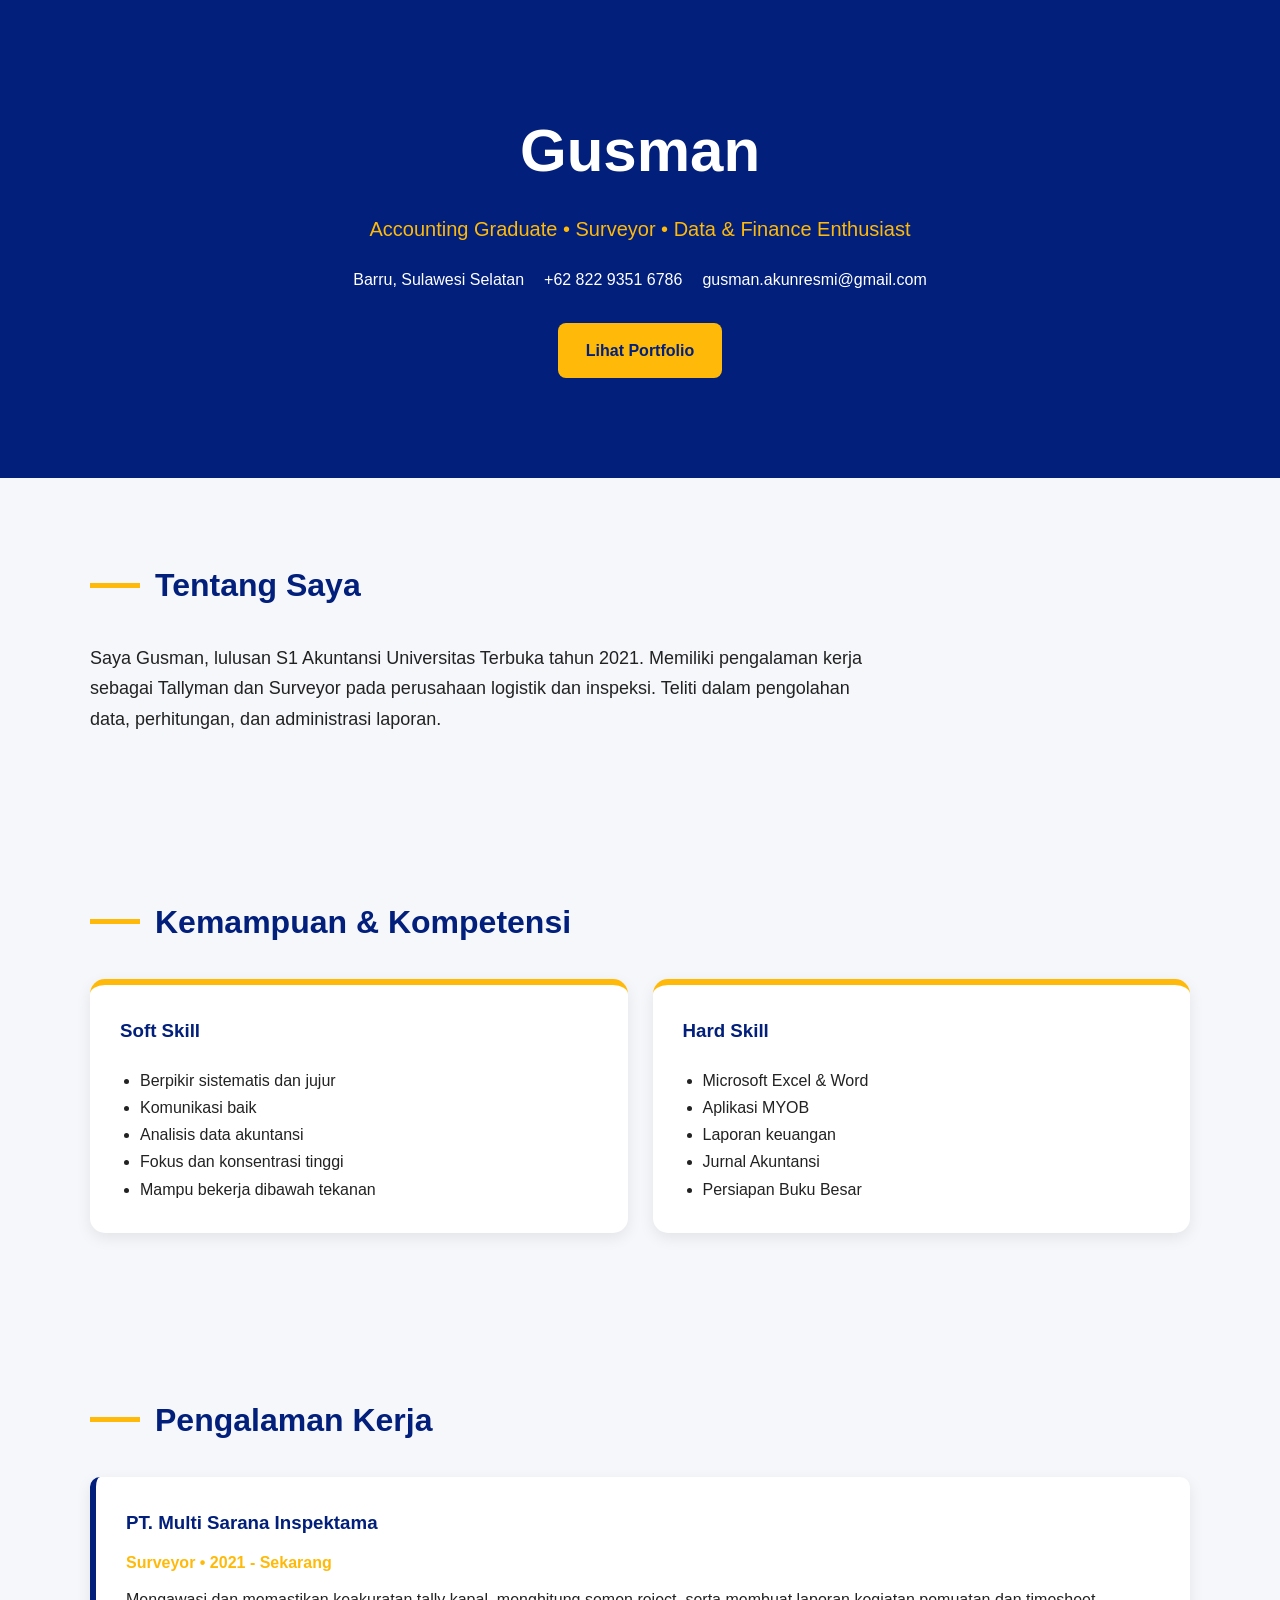
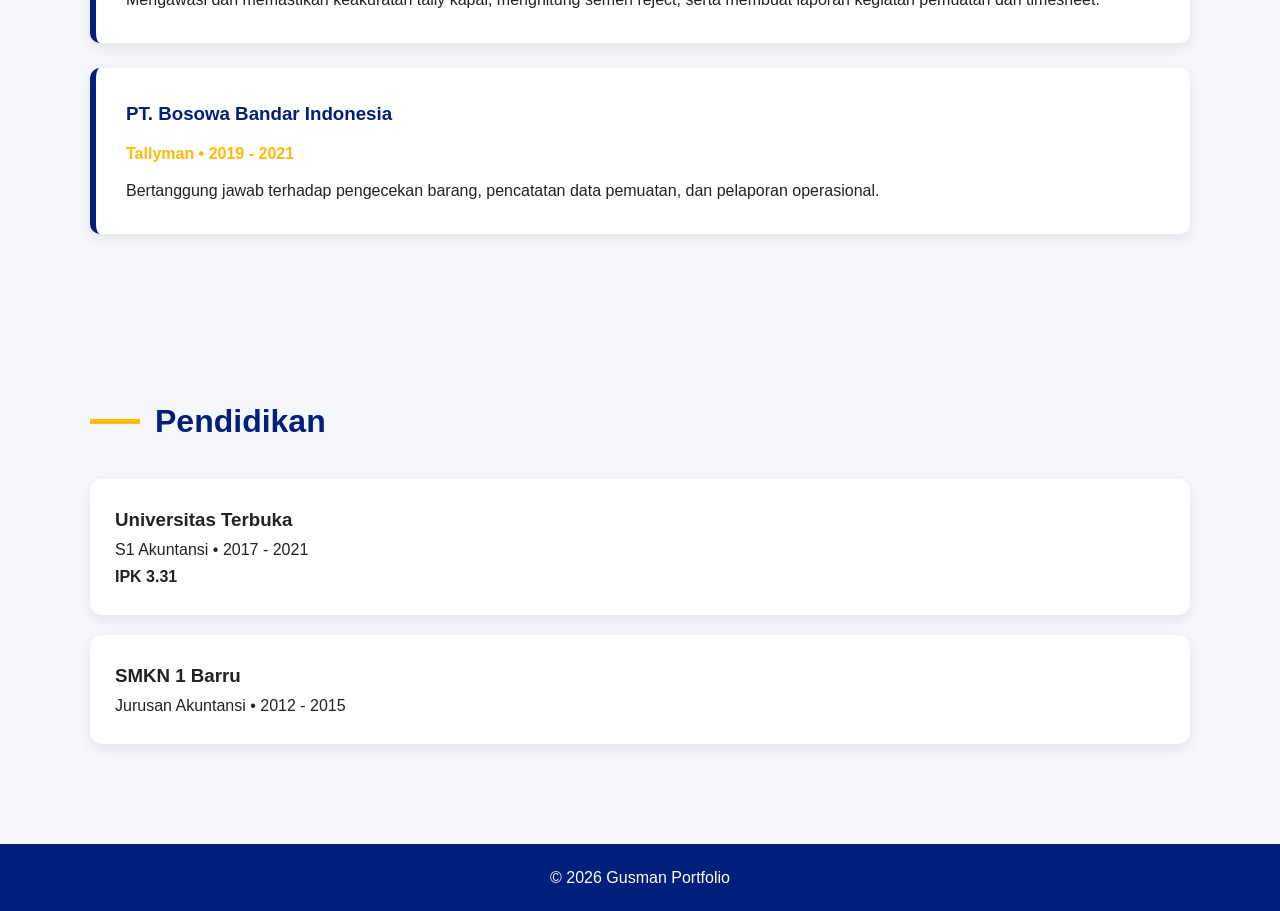
<file: index.html>
<!DOCTYPE html>
<html lang="id">
<head>
  <meta charset="UTF-8" />
  <meta name="viewport" content="width=device-width, initial-scale=1.0"/>
  <title>Gusman | Portfolio</title>

  <link rel="stylesheet" href="style.css">
</head>
<body>

  <!-- HERO -->
  <header class="hero">
    <div class="container">
      <h1>Gusman</h1>
      <p class="subtitle">
        Accounting Graduate • Surveyor • Data & Finance Enthusiast
      </p>

      <div class="contact">
        <span>Barru, Sulawesi Selatan</span>
        <span>+62 822 9351 6786</span>
        <span>gusman.akunresmi@gmail.com</span>
      </div>

      <a href="#tentang" class="btn">
        Lihat Portfolio
      </a>
    </div>
  </header>

  <!-- ABOUT -->
  <section id="tentang" class="section">
    <div class="container">
      <div class="section-title">
        <span></span>
        <h2>Tentang Saya</h2>
      </div>

      <p class="about-text">
        Saya Gusman, lulusan S1 Akuntansi Universitas Terbuka tahun 2021.
        Memiliki pengalaman kerja sebagai Tallyman dan Surveyor pada
        perusahaan logistik dan inspeksi. Teliti dalam pengolahan data,
        perhitungan, dan administrasi laporan.
      </p>
    </div>
  </section>

  <!-- SKILLS -->
  <section class="section skills-section">
    <div class="container">

      <div class="section-title">
        <span></span>
        <h2>Kemampuan & Kompetensi</h2>
      </div>

      <div class="skills-grid">

        <div class="card">
          <h3>Soft Skill</h3>

          <ul>
            <li>Berpikir sistematis dan jujur</li>
            <li>Komunikasi baik</li>
            <li>Analisis data akuntansi</li>
            <li>Fokus dan konsentrasi tinggi</li>
            <li>Mampu bekerja dibawah tekanan</li>
          </ul>
        </div>

        <div class="card">
          <h3>Hard Skill</h3>

          <ul>
            <li>Microsoft Excel & Word</li>
            <li>Aplikasi MYOB</li>
            <li>Laporan keuangan</li>
            <li>Jurnal Akuntansi</li>
            <li>Persiapan Buku Besar</li>
          </ul>
        </div>

      </div>
    </div>
  </section>

  <!-- EXPERIENCE -->
  <section class="section">
    <div class="container">

      <div class="section-title">
        <span></span>
        <h2>Pengalaman Kerja</h2>
      </div>

      <div class="timeline">

        <div class="timeline-item">
          <h3>PT. Multi Sarana Inspektama</h3>
          <span class="job">
            Surveyor • 2021 - Sekarang
          </span>

          <p>
            Mengawasi dan memastikan keakuratan tally kapal,
            menghitung semen reject, serta membuat laporan
            kegiatan pemuatan dan timesheet.
          </p>
        </div>

        <div class="timeline-item">
          <h3>PT. Bosowa Bandar Indonesia</h3>
          <span class="job">
            Tallyman • 2019 - 2021
          </span>

          <p>
            Bertanggung jawab terhadap pengecekan barang,
            pencatatan data pemuatan, dan pelaporan operasional.
          </p>
        </div>

      </div>
    </div>
  </section>

  <!-- EDUCATION -->
  <section class="section">
    <div class="container">

      <div class="section-title">
        <span></span>
        <h2>Pendidikan</h2>
      </div>

      <div class="edu-card">
        <h3>Universitas Terbuka</h3>
        <p>S1 Akuntansi • 2017 - 2021</p>
        <strong>IPK 3.31</strong>
      </div>

      <div class="edu-card">
        <h3>SMKN 1 Barru</h3>
        <p>Jurusan Akuntansi • 2012 - 2015</p>
      </div>

    </div>
  </section>

  <!-- FOOTER -->
  <footer>
    <p>© 2026 Gusman Portfolio</p>
  </footer>

  <script src="script.js"></script>
</body>
</html>
</file>
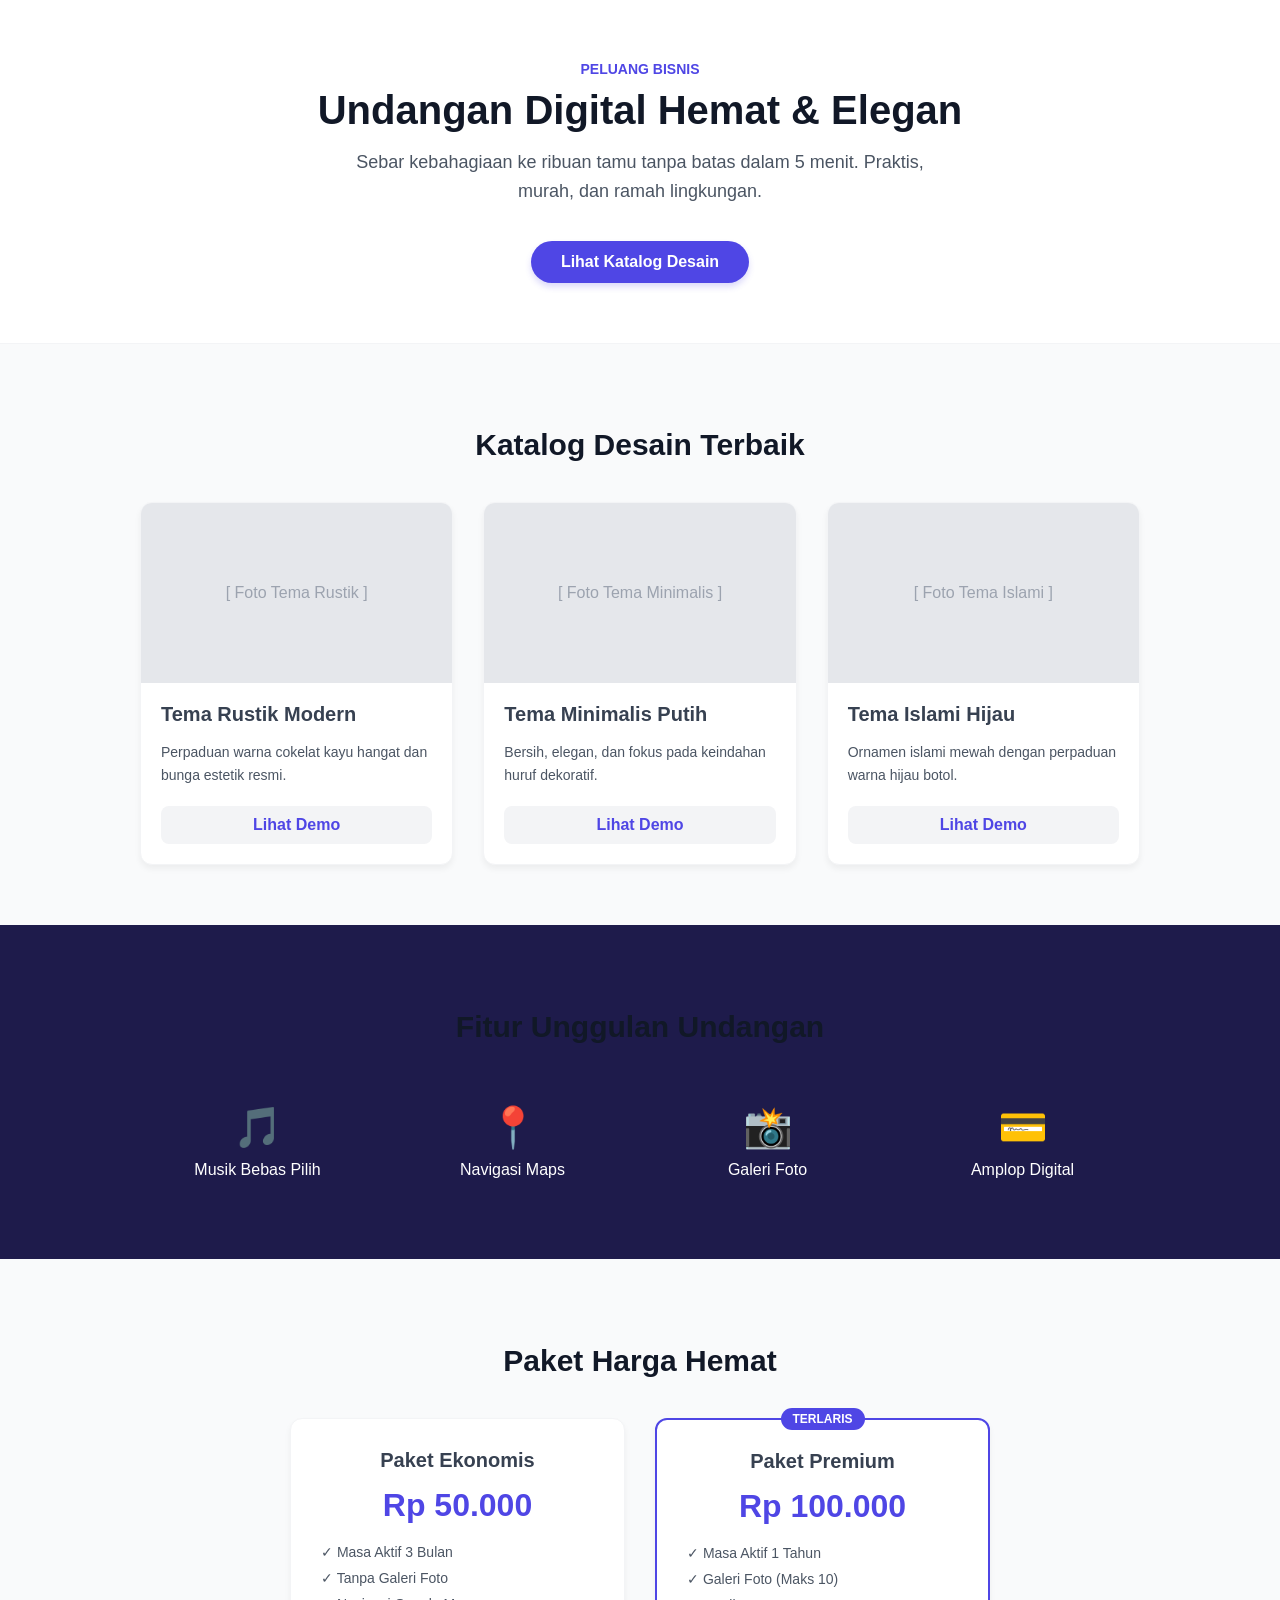
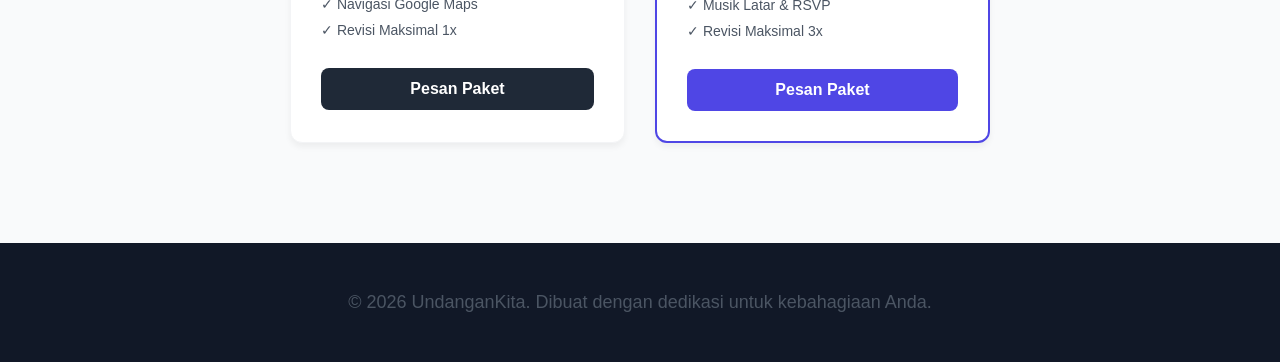
<file: undangan.html>
<!DOCTYPE html>
<html lang="id">
<head>
    <meta charset="UTF-8">
    <meta name="viewport" content="width=device-width, initial-scale=1.0">
    <title>UndanganKita - Jasa Undangan Digital Elegan</title>
    <style>
        /* CSS INTERNAL - AKTIF TANPA INTERNET */
        body { font-family: 'Segoe UI', Tahoma, Geneva, Verdana, sans-serif; background-color: #f9fafb; color: #374151; margin: 0; padding: 0; }
        header { background-color: #ffffff; padding: 60px 20px; text-align: center; border-bottom: 1px solid #f3f4f6; }
        .tag { color: #4f46e5; font-weight: bold; text-transform: uppercase; tracking: 0.1em; font-size: 14px; }
        h1 { font-size: 40px; font-weight: 800; color: #111827; margin: 10px 0; }
        p { font-size: 18px; color: #4b5563; max-width: 600px; margin: 15px auto; line-height: 1.6; }
        .btn-main { background-color: #4f46e5; color: white; padding: 12px 30px; border-radius: 50px; text-decoration: none; font-weight: bold; display: inline-block; margin-top: 20px; box-shadow: 0 4px 6px rgba(79, 70, 229, 0.2); }
        .btn-main:hover { background-color: #4338ca; }
        
        section { padding: 60px 20px; max-width: 1000px; margin: 0 auto; }
        h2 { font-size: 30px; font-weight: bold; text-align: center; color: #111827; margin-bottom: 40px; }
        
        .grid-katalog { display: grid; grid-template-columns: repeat(auto-fit, minmax(280px, 1fr)); gap: 30px; }
        .card { background: white; border-radius: 12px; box-shadow: 0 4px 6px rgba(0,0,0,0.05); overflow: hidden; border: 1px solid #f3f4f6; text-align: left; }
        .thumb { height: 180px; background-color: #e5e7eb; display: flex; align-items: center; justify-content: center; color: #9ca3af; font-weight: 500; }
        .card-body { padding: 20px; }
        .card-title { font-size: 20px; font-weight: bold; margin: 0 0 10px 0; }
        .card-text { font-size: 14px; color: #4b5563; margin-bottom: 20px; }
        .btn-demo { display: block; text-align: center; background-color: #f3f4f6; color: #4f46e5; padding: 10px; border-radius: 8px; text-decoration: none; font-weight: bold; }
        .btn-demo:hover { background-color: #e5e7eb; }
        
        .fitur-section { background-color: #1e1b4b; color: white; text-align: center; padding: 60px 20px; }
        .grid-fitur { display: grid; grid-template-columns: repeat(auto-fit, minmax(180px, 1fr)); gap: 20px; max-width: 1000px; margin: 0 auto; }
        .fitur-box { padding: 20px; }
        .icon { font-size: 40px; margin-bottom: 10px; }
        
        .grid-harga { display: grid; grid-template-columns: repeat(auto-fit, minmax(280px, 1fr)); gap: 30px; max-width: 700px; margin: 0 auto; }
        .price-card { background: white; padding: 30px; border-radius: 12px; box-shadow: 0 4px 6px rgba(0,0,0,0.05); border: 1px solid #f3f4f6; text-align: center; position: relative; }
        .price-card.premium { border: 2px solid #4f46e5; }
        .badge { position: absolute; top: -12px; left: 50%; transform: translateX(-50%); background-color: #4f46e5; color: white; padding: 4px 12px; border-radius: 50px; font-size: 12px; font-weight: bold; text-transform: uppercase; }
        .price { font-size: 32px; font-weight: 800; color: #4f46e5; margin: 15px 0; }
        ul { list-style: none; padding: 0; text-align: left; margin: 20px 0 30px 0; }
        li { margin-bottom: 10px; font-size: 14px; color: #4b5563; }
        .btn-order { display: block; background-color: #1f2937; color: white; padding: 12px; border-radius: 8px; text-decoration: none; font-weight: bold; }
        .btn-order.premium { background-color: #4f46e5; }
        .btn-order:hover { opacity: 0.9; }
        
        footer { background-color: #111827; color: #9ca3af; text-align: center; padding: 30px; font-size: 14px; margin-top: 40px; }
    </style>
</head>
<body>

    <!-- 1. HEADER / HERO SECTION -->
    <header>
        <span class="tag">Peluang Bisnis</span>
        <h1>Undangan Digital Hemat & Elegan</h1>
        <p>Sebar kebahagiaan ke ribuan tamu tanpa batas dalam 5 menit. Praktis, murah, dan ramah lingkungan.</p>
        <a href="#katalog" class="btn-main">Lihat Katalog Desain</a>
    </header>

    <!-- 2. KATALOG / PORTFOLIO -->
    <section id="katalog">
        <h2>Katalog Desain Terbaik</h2>
        <div class="grid-katalog">
            <div class="card">
                <div class="thumb">[ Foto Tema Rustik ]</div>
                <div class="card-body">
                    <h3 class="card-title">Tema Rustik Modern</h3>
                    <p class="card-text">Perpaduan warna cokelat kayu hangat dan bunga estetik resmi.</p>
                    <a href="#" class="btn-demo">Lihat Demo</a>
                </div>
            </div>
            <div class="card">
                <div class="thumb">[ Foto Tema Minimalis ]</div>
                <div class="card-body">
                    <h3 class="card-title">Tema Minimalis Putih</h3>
                    <p class="card-text">Bersih, elegan, dan fokus pada keindahan huruf dekoratif.</p>
                    <a href="#" class="btn-demo">Lihat Demo</a>
                </div>
            </div>
            <div class="card">
                <div class="thumb">[ Foto Tema Islami ]</div>
                <div class="card-body">
                    <h3 class="card-title">Tema Islami Hijau</h3>
                    <p class="card-text">Ornamen islami mewah dengan perpaduan warna hijau botol.</p>
                    <a href="#" class="btn-demo">Lihat Demo</a>
                </div>
            </div>
        </div>
    </section>

    <!-- 3. DAFTAR FITUR -->
    <div class="fitur-section">
        <h2>Fitur Unggulan Undangan</h2>
        <div class="grid-fitur">
            <div class="fitur-box"><div class="icon">🎵</div><div class="fitur-title">Musik Bebas Pilih</div></div>
            <div class="fitur-box"><div class="icon">📍</div><div class="fitur-title">Navigasi Maps</div></div>
            <div class="fitur-box"><div class="icon">📸</div><div class="fitur-title">Galeri Foto</div></div>
            <div class="fitur-box"><div class="icon">💳</div><div class="fitur-title">Amplop Digital</div></div>
        </div>
    </div>

    <!-- 4. DAFTAR HARGA -->
    <section>
        <h2>Paket Harga Hemat</h2>
        <div class="grid-harga">
            <div class="price-card">
                <h3 class="card-title">Paket Ekonomis</h3>
                <div class="price">Rp 50.000</div>
                <ul>
                    <li>✓ Masa Aktif 3 Bulan</li>
                    <li>✓ Tanpa Galeri Foto</li>
                    <li>✓ Navigasi Google Maps</li>
                    <li>✓ Revisi Maksimal 1x</li>
                </ul>
                <a href="https://wa.me" class="btn-order">Pesan Paket</a>
            </div>
            <div class="price-card premium">
                <div class="badge">Terlaris</div>
                <h3 class="card-title">Paket Premium</h3>
                <div class="price">Rp 100.000</div>
                <ul>
                    <li>✓ Masa Aktif 1 Tahun</li>
                    <li>✓ Galeri Foto (Maks 10)</li>
                    <li>✓ Musik Latar & RSVP</li>
                    <li>✓ Revisi Maksimal 3x</li>
                </ul>
                <a href="https://wa.me" class="btn-order premium">Pesan Paket</a>
            </div>
        </div>
    </section>

    <!-- 5. FOOTER -->
    <footer>
        <p>© 2026 UndanganKita. Dibuat dengan dedikasi untuk kebahagiaan Anda.</p>
    </footer>

</body>
</html>
</file>
<file: style.css>
*{
    margin:0;
    padding:0;
    box-sizing:border-box;
  }
  
  body{
    font-family: Arial, sans-serif;
    background:#f5f7fb;
    color:#222;
    line-height:1.7;
  }
  
  .container{
    width:90%;
    max-width:1100px;
    margin:auto;
  }
  
  /* HERO */
  
  .hero{
    background:#011F7B;
    color:white;
    padding:100px 0;
    text-align:center;
  }
  
  .hero h1{
    font-size:60px;
    margin-bottom:10px;
  }
  
  .subtitle{
    color:#FFBA09;
    font-size:20px;
    margin-bottom:20px;
  }
  
  .contact{
    display:flex;
    justify-content:center;
    gap:20px;
    flex-wrap:wrap;
    margin-bottom:30px;
  }
  
  .btn{
    display:inline-block;
    padding:14px 28px;
    background:#FFBA09;
    color:#011F7B;
    text-decoration:none;
    border-radius:8px;
    font-weight:bold;
    transition:0.3s;
  }
  
  .btn:hover{
    transform:translateY(-3px);
  }
  
  /* SECTION */
  
  .section{
    padding:80px 0;
  }
  
  .section-title{
    display:flex;
    align-items:center;
    gap:15px;
    margin-bottom:30px;
  }
  
  .section-title span{
    width:50px;
    height:5px;
    background:#FFBA09;
  }
  
  .section-title h2{
    color:#011F7B;
    font-size:32px;
  }
  
  .about-text{
    max-width:800px;
    font-size:18px;
  }
  
  /* SKILLS */
  
  .skills-grid{
    display:grid;
    grid-template-columns:repeat(auto-fit,minmax(280px,1fr));
    gap:25px;
  }
  
  .card{
    background:white;
    padding:30px;
    border-radius:15px;
    box-shadow:0 5px 15px rgba(0,0,0,0.08);
    border-top:6px solid #FFBA09;
  }
  
  .card h3{
    color:#011F7B;
    margin-bottom:20px;
  }
  
  .card ul{
    padding-left:20px;
  }
  
  /* TIMELINE */
  
  .timeline{
    display:flex;
    flex-direction:column;
    gap:25px;
  }
  
  .timeline-item{
    background:white;
    padding:30px;
    border-left:6px solid #011F7B;
    border-radius:10px;
    box-shadow:0 5px 15px rgba(0,0,0,0.08);
  }
  
  .timeline-item h3{
    color:#011F7B;
  }
  
  .job{
    color:#FFBA09;
    font-weight:bold;
    display:block;
    margin:10px 0;
  }
  
  /* EDUCATION */
  
  .edu-card{
    background:white;
    padding:25px;
    border-radius:12px;
    margin-bottom:20px;
    box-shadow:0 5px 15px rgba(0,0,0,0.08);
  }
  
  /* FOOTER */
  
  footer{
    background:#011F7B;
    color:white;
    text-align:center;
    padding:20px;
  }
  
  /* RESPONSIVE */
  
  @media(max-width:768px){
  
    .hero h1{
      font-size:42px;
    }
  
    .section-title h2{
      font-size:26px;
    }
  
  }
</file>
